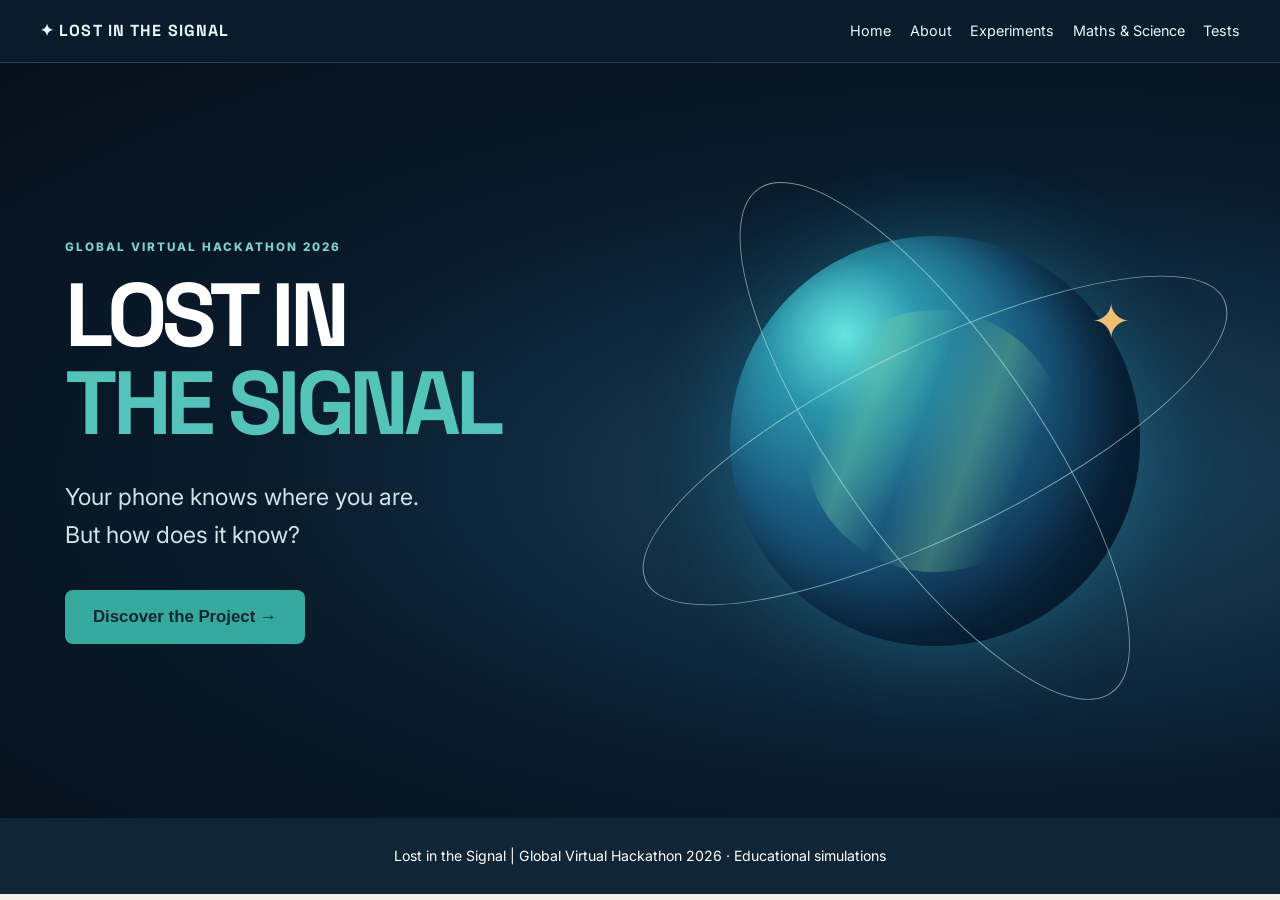
<file: index.html>
<!doctype html><html lang="en"><head><meta charset="utf-8"><meta name="viewport" content="width=device-width, initial-scale=1"><meta name="description" content="Interactive GPS science and maths experiments by Year 10 students"><title>Home | Lost in the Signal</title><link rel="preconnect" href="https://fonts.googleapis.com"><link rel="preconnect" href="https://fonts.gstatic.com" crossorigin><link href="https://fonts.googleapis.com/css2?family=Inter:wght@400;500;600;700&family=Space+Grotesk:wght@400;500;600;700&display=swap" rel="stylesheet"><link rel="stylesheet" href="style.css"></head><body><nav class="site-nav" aria-label="Main navigation"><a class="brand" href="index.html">✦ LOST IN THE SIGNAL</a><div class="nav-links"><a href="index.html">Home</a><a href="about.html">About</a><a href="experiments.html">Experiments</a><a href="maths-science.html">Maths &amp; Science</a><a href="tests.html">Tests</a></div></nav><main class="home-main"><section class="home-hero"><div class="home-copy"><p class="eyebrow">GLOBAL VIRTUAL HACKATHON 2026</p><h1>LOST IN<br><em>THE SIGNAL</em></h1><p class="home-tag">Your phone knows where you are.<br>But how does it know?</p><a class="button button-large" href="about.html">Discover the Project →</a></div><div class="hero-art" role="img" aria-label="Illustrated Earth with orbiting satellite"><div class="orbit orbit-one"></div><div class="orbit orbit-two"></div><div class="planet"></div><div class="hero-sat">✦</div></div></section></main><footer><p>Lost in the Signal | Global Virtual Hackathon 2026 · Educational simulations</p></footer></body></html>
</file>
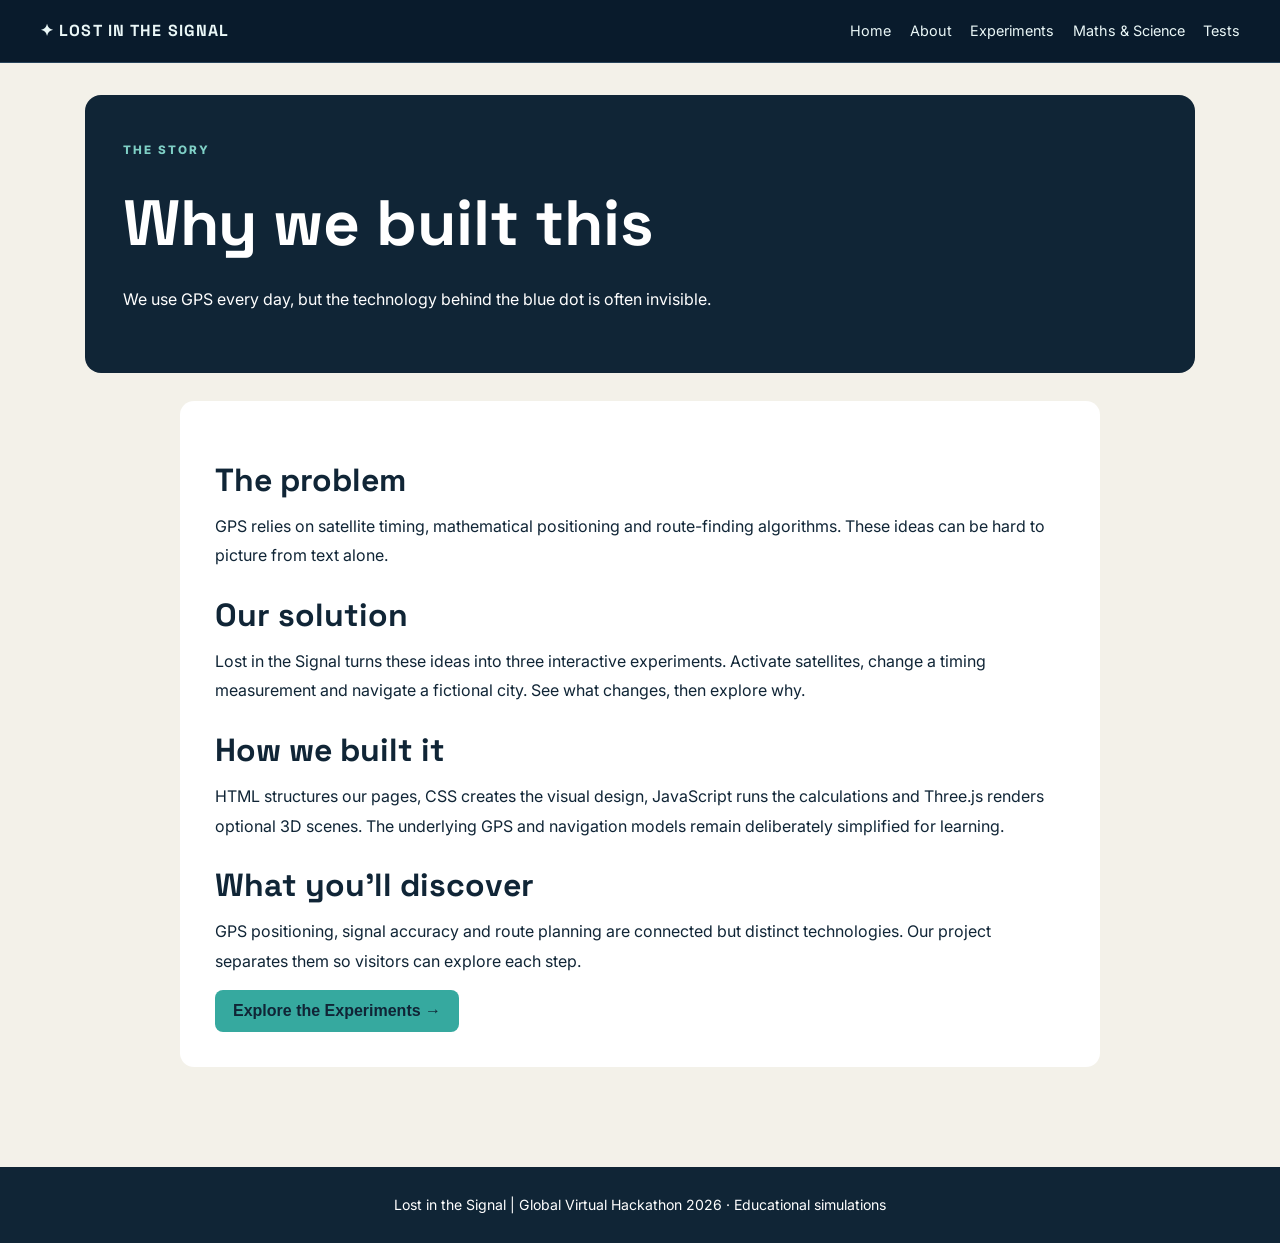
<file: about.html>
<!doctype html><html lang="en"><head><meta charset="utf-8"><meta name="viewport" content="width=device-width, initial-scale=1"><meta name="description" content="Interactive GPS science and maths experiments by Year 10 students"><title>About the Project | Lost in the Signal</title><link rel="preconnect" href="https://fonts.googleapis.com"><link rel="preconnect" href="https://fonts.gstatic.com" crossorigin><link href="https://fonts.googleapis.com/css2?family=Inter:wght@400;500;600;700&family=Space+Grotesk:wght@400;500;600;700&display=swap" rel="stylesheet"><link rel="stylesheet" href="style.css"></head><body><nav class="site-nav" aria-label="Main navigation"><a class="brand" href="index.html">✦ LOST IN THE SIGNAL</a><div class="nav-links"><a href="index.html">Home</a><a href="about.html">About</a><a href="experiments.html">Experiments</a><a href="maths-science.html">Maths &amp; Science</a><a href="tests.html">Tests</a></div></nav><main class="content-main"><header class="page-hero"><p class="eyebrow">THE STORY</p><h1>Why we built this</h1><p>We use GPS every day, but the technology behind the blue dot is often invisible.</p></header><section class="panel reading"><h2>The problem</h2><p>GPS relies on satellite timing, mathematical positioning and route-finding algorithms. These ideas can be hard to picture from text alone.</p><h2>Our solution</h2><p>Lost in the Signal turns these ideas into three interactive experiments. Activate satellites, change a timing measurement and navigate a fictional city. See what changes, then explore why.</p><h2>How we built it</h2><p>HTML structures our pages, CSS creates the visual design, JavaScript runs the calculations and Three.js renders optional 3D scenes. The underlying GPS and navigation models remain deliberately simplified for learning.</p><h2>What you'll discover</h2><p>GPS positioning, signal accuracy and route planning are connected but distinct technologies. Our project separates them so visitors can explore each step.</p><a class="button" href="experiments.html">Explore the Experiments →</a></section></main><footer><p>Lost in the Signal | Global Virtual Hackathon 2026 · Educational simulations</p></footer></body></html>
</file>
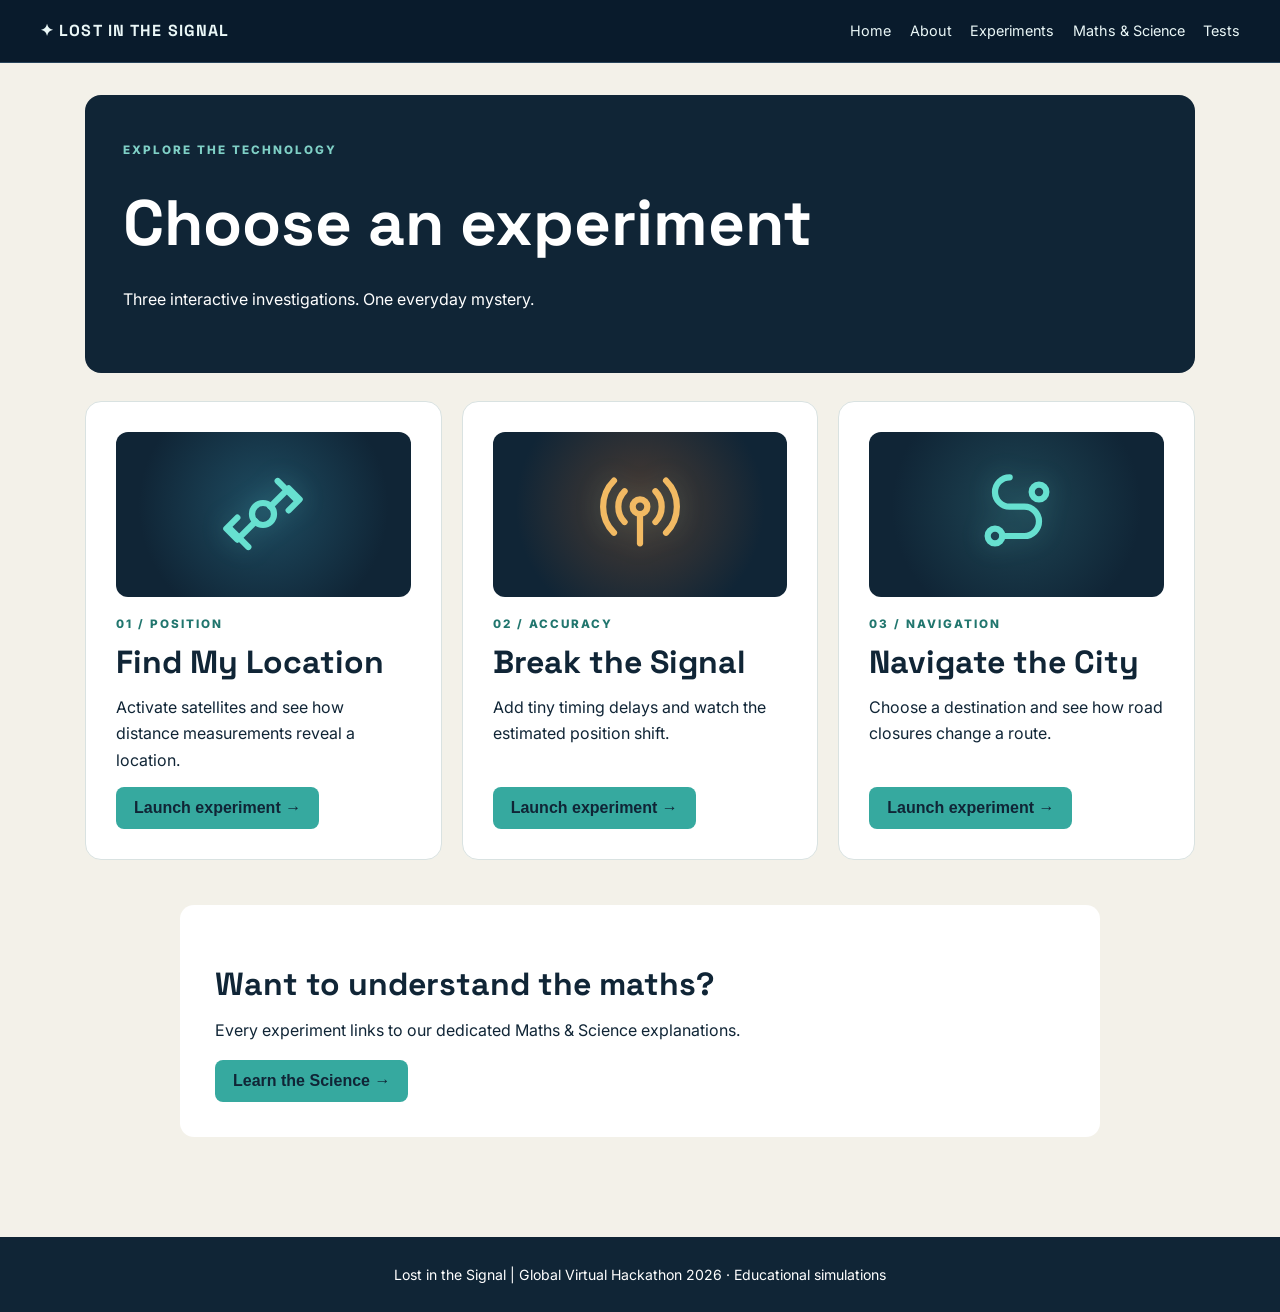
<file: experiments.html>
<!DOCTYPE html>
<html lang="en"><head><meta charset="utf-8"/><meta content="width=device-width, initial-scale=1" name="viewport"/><meta content="Interactive GPS science and maths experiments by Year 10 students" name="description"/><title>Experiments | Lost in the Signal</title><link href="https://fonts.googleapis.com" rel="preconnect"/><link crossorigin="" href="https://fonts.gstatic.com" rel="preconnect"/><link href="https://fonts.googleapis.com/css2?family=Inter:wght@400;500;600;700&amp;family=Space+Grotesk:wght@400;500;600;700&amp;display=swap" rel="stylesheet"/><link href="style.css" rel="stylesheet"/></head><body><nav aria-label="Main navigation" class="site-nav"><a class="brand" href="index.html">✦ LOST IN THE SIGNAL</a><div class="nav-links"><a href="index.html">Home</a><a href="about.html">About</a><a href="experiments.html">Experiments</a><a href="maths-science.html">Maths &amp; Science</a><a href="tests.html">Tests</a></div></nav><main class="content-main"><header class="page-hero"><p class="eyebrow">EXPLORE THE TECHNOLOGY</p><h1>Choose an experiment</h1><p>Three interactive investigations. One everyday mystery.</p></header><section class="experiment-cards"><article class="feature-card"><div class="experiment-icon experiment-icon--satellite" aria-hidden="true"><svg viewBox="0 0 24 24" fill="none" stroke="currentColor" stroke-width="1.7" stroke-linecap="round" stroke-linejoin="round"><circle cx="12" cy="12" r="3"/><path d="m16 8 3-3 3 3-3 3M8 16l-3 3-3-3 3-3M14 10l5-5M10 14l-5 5"/><path d="m16 3 5 5M3 16l5 5"/></svg></div><p class="eyebrow dark">01 / POSITION</p><h2>Find My Location</h2><p>Activate satellites and see how distance measurements reveal a location.</p><a class="button" href="satellites.html">Launch experiment →</a></article><article class="feature-card"><div class="experiment-icon experiment-icon--signal" aria-hidden="true"><svg viewBox="0 0 24 24" fill="none" stroke="currentColor" stroke-width="1.7" stroke-linecap="round" stroke-linejoin="round"><path d="M12 20v-8"/><circle cx="12" cy="10" r="2"/><path d="M7.8 5.8a6 6 0 0 0 0 8.4M16.2 5.8a6 6 0 0 1 0 8.4M4.9 2.9a10 10 0 0 0 0 14.2M19.1 2.9a10 10 0 0 1 0 14.2"/></svg></div><p class="eyebrow dark">02 / ACCURACY</p><h2>Break the Signal</h2><p>Add tiny timing delays and watch the estimated position shift.</p><a class="button" href="signals.html">Launch experiment →</a></article><article class="feature-card"><div class="experiment-icon experiment-icon--route" aria-hidden="true"><svg viewBox="0 0 24 24" fill="none" stroke="currentColor" stroke-width="1.7" stroke-linecap="round" stroke-linejoin="round"><circle cx="6" cy="18" r="2"/><circle cx="18" cy="6" r="2"/><path d="M8 18h6a4 4 0 0 0 0-8h-4a4 4 0 0 1 0-8"/></svg></div><p class="eyebrow dark">03 / NAVIGATION</p><h2>Navigate the City</h2><p>Choose a destination and see how road closures change a route.</p><a class="button" href="navigation.html">Launch experiment →</a></article></section><section class="panel reading"><h2>Want to understand the maths?</h2><p>Every experiment links to our dedicated Maths &amp; Science explanations.</p><a class="button" href="maths-science.html">Learn the Science →</a></section></main><footer><p>Lost in the Signal | Global Virtual Hackathon 2026 · Educational simulations</p></footer></body></html>
</file>
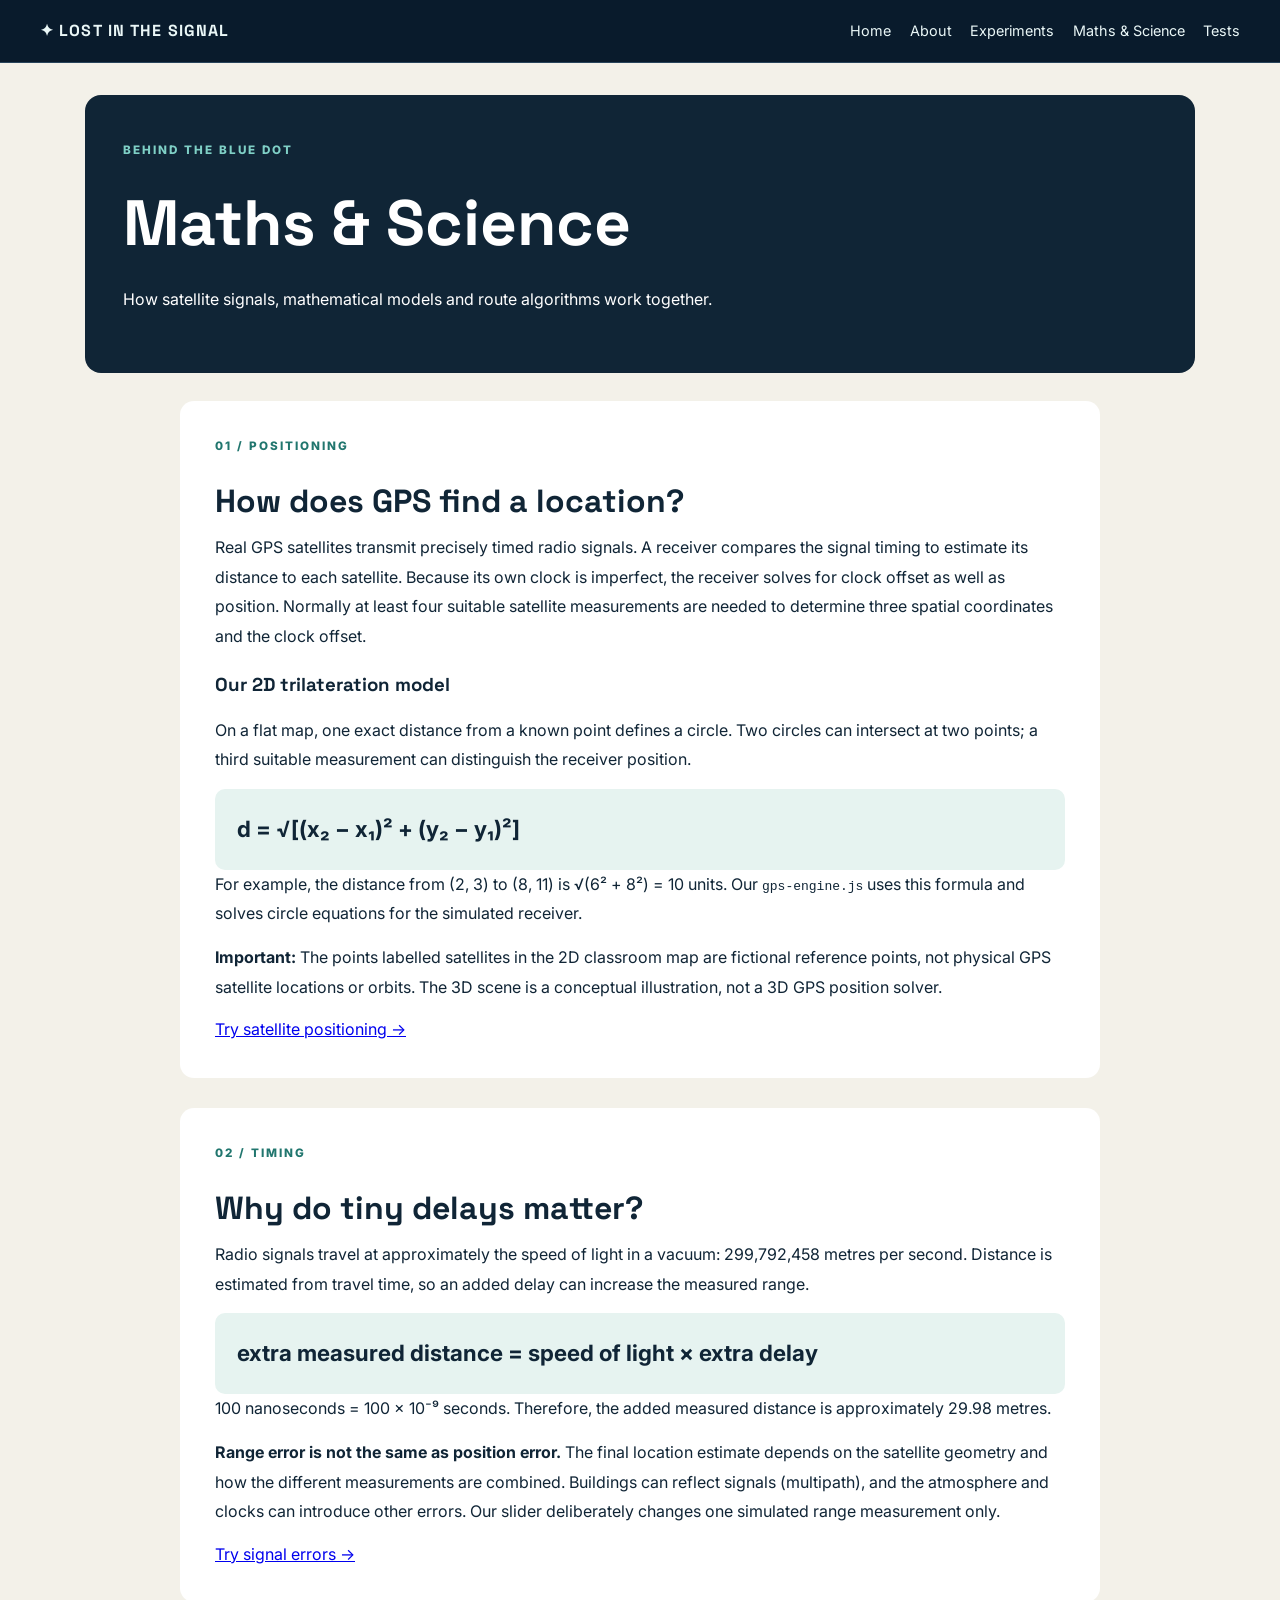
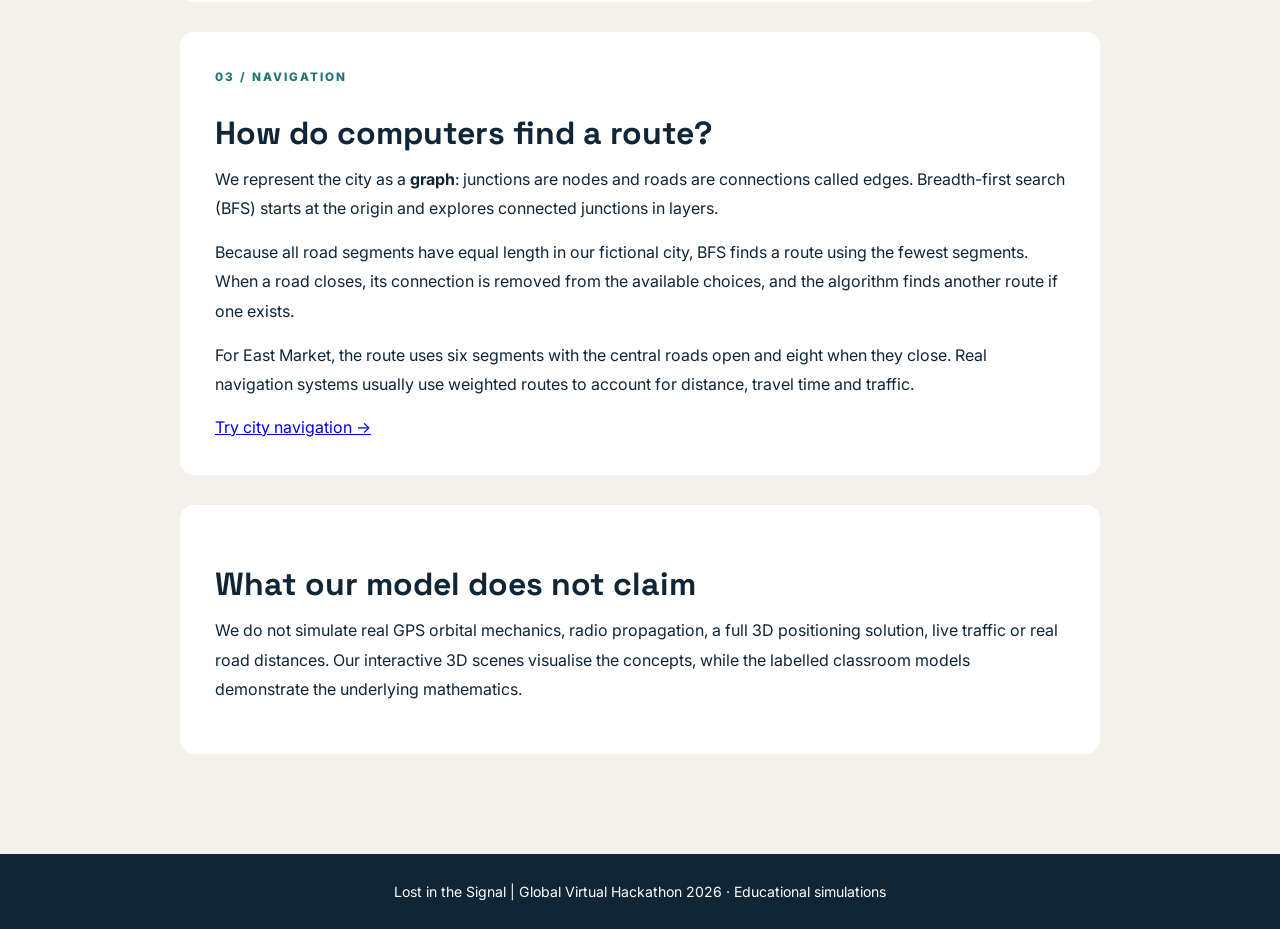
<file: maths-science.html>
<!doctype html><html lang="en"><head><meta charset="utf-8"><meta name="viewport" content="width=device-width, initial-scale=1"><meta name="description" content="Interactive GPS science and maths experiments by Year 10 students"><title>Maths & Science | Lost in the Signal</title><link rel="preconnect" href="https://fonts.googleapis.com"><link rel="preconnect" href="https://fonts.gstatic.com" crossorigin><link href="https://fonts.googleapis.com/css2?family=Inter:wght@400;500;600;700&family=Space+Grotesk:wght@400;500;600;700&display=swap" rel="stylesheet"><link rel="stylesheet" href="style.css"></head><body><nav class="site-nav" aria-label="Main navigation"><a class="brand" href="index.html">✦ LOST IN THE SIGNAL</a><div class="nav-links"><a href="index.html">Home</a><a href="about.html">About</a><a href="experiments.html">Experiments</a><a href="maths-science.html">Maths &amp; Science</a><a href="tests.html">Tests</a></div></nav><main class="content-main"><header class="page-hero"><p class="eyebrow">BEHIND THE BLUE DOT</p><h1>Maths &amp; Science</h1><p>How satellite signals, mathematical models and route algorithms work together.</p></header>
<section class="panel reading" id="positioning"><p class="eyebrow dark">01 / POSITIONING</p><h2>How does GPS find a location?</h2><p>Real GPS satellites transmit precisely timed radio signals. A receiver compares the signal timing to estimate its distance to each satellite. Because its own clock is imperfect, the receiver solves for clock offset as well as position. Normally at least four suitable satellite measurements are needed to determine three spatial coordinates and the clock offset.</p><h3>Our 2D trilateration model</h3><p>On a flat map, one exact distance from a known point defines a circle. Two circles can intersect at two points; a third suitable measurement can distinguish the receiver position.</p><div class="formula">d = √[(x₂ − x₁)² + (y₂ − y₁)²]</div><p>For example, the distance from (2, 3) to (8, 11) is √(6² + 8²) = 10 units. Our <code>gps-engine.js</code> uses this formula and solves circle equations for the simulated receiver.</p><p><strong>Important:</strong> The points labelled satellites in the 2D classroom map are fictional reference points, not physical GPS satellite locations or orbits. The 3D scene is a conceptual illustration, not a 3D GPS position solver.</p><a href="satellites.html">Try satellite positioning →</a></section>
<section class="panel reading" id="timing"><p class="eyebrow dark">02 / TIMING</p><h2>Why do tiny delays matter?</h2><p>Radio signals travel at approximately the speed of light in a vacuum: 299,792,458 metres per second. Distance is estimated from travel time, so an added delay can increase the measured range.</p><div class="formula">extra measured distance = speed of light × extra delay</div><p>100 nanoseconds = 100 × 10⁻⁹ seconds. Therefore, the added measured distance is approximately 29.98 metres.</p><p><strong>Range error is not the same as position error.</strong> The final location estimate depends on the satellite geometry and how the different measurements are combined. Buildings can reflect signals (multipath), and the atmosphere and clocks can introduce other errors. Our slider deliberately changes one simulated range measurement only.</p><a href="signals.html">Try signal errors →</a></section>
<section class="panel reading" id="routes"><p class="eyebrow dark">03 / NAVIGATION</p><h2>How do computers find a route?</h2><p>We represent the city as a <strong>graph</strong>: junctions are nodes and roads are connections called edges. Breadth-first search (BFS) starts at the origin and explores connected junctions in layers.</p><p>Because all road segments have equal length in our fictional city, BFS finds a route using the fewest segments. When a road closes, its connection is removed from the available choices, and the algorithm finds another route if one exists.</p><p>For East Market, the route uses six segments with the central roads open and eight when they close. Real navigation systems usually use weighted routes to account for distance, travel time and traffic.</p><a href="navigation.html">Try city navigation →</a></section>
<section class="panel reading"><h2>What our model does not claim</h2><p>We do not simulate real GPS orbital mechanics, radio propagation, a full 3D positioning solution, live traffic or real road distances. Our interactive 3D scenes visualise the concepts, while the labelled classroom models demonstrate the underlying mathematics.</p></section></main><footer><p>Lost in the Signal | Global Virtual Hackathon 2026 · Educational simulations</p></footer></body></html>
</file>
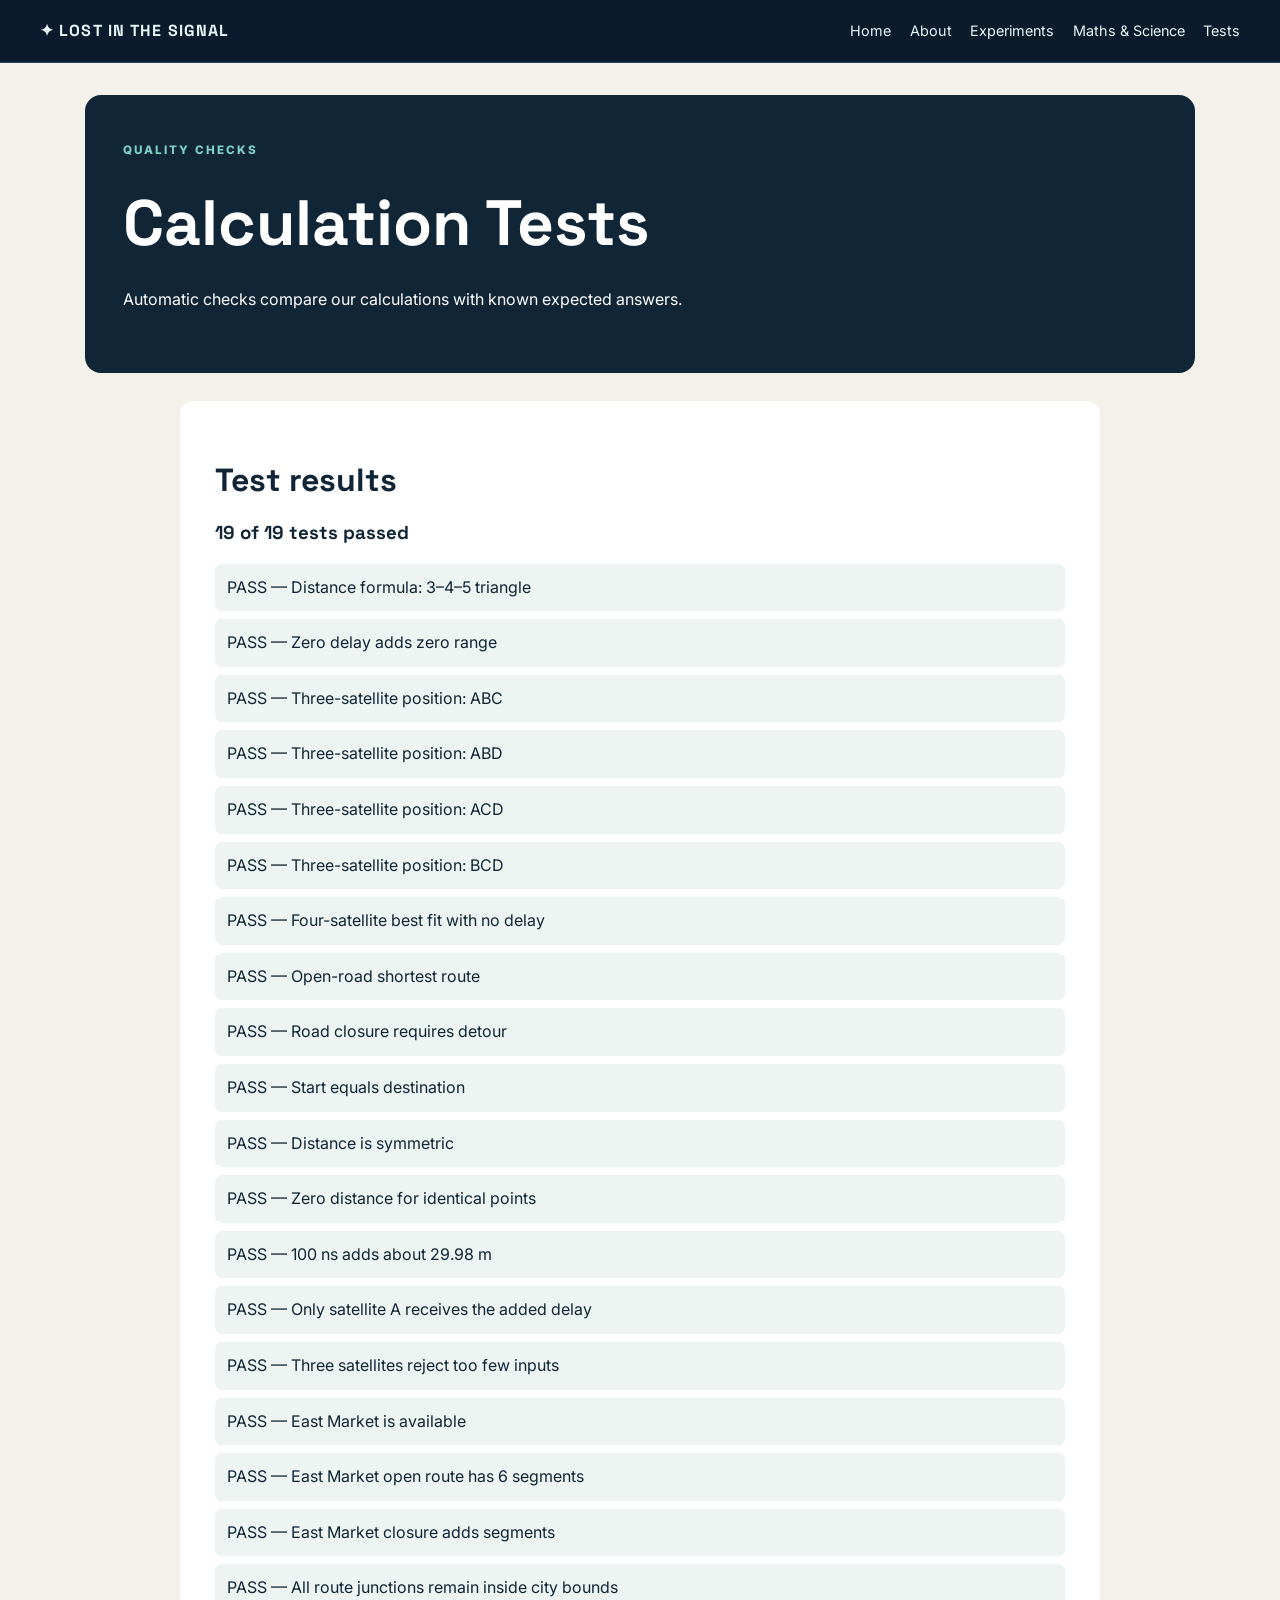
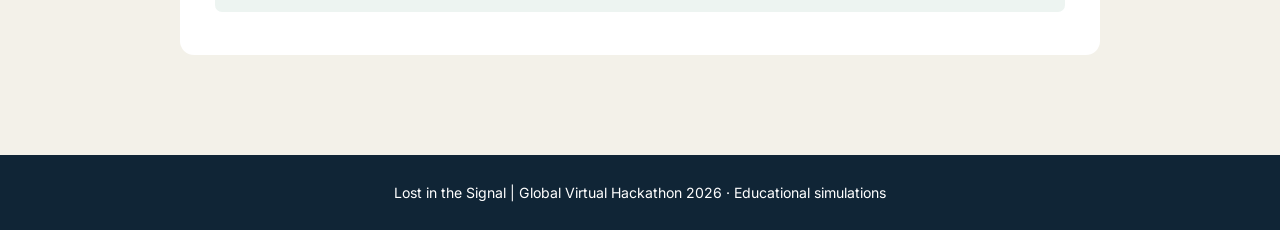
<file: tests.html>
<!doctype html><html lang="en"><head><meta charset="utf-8"><meta name="viewport" content="width=device-width, initial-scale=1"><meta name="description" content="Interactive GPS science and maths experiments by Year 10 students"><title>Calculation Tests | Lost in the Signal</title><link rel="preconnect" href="https://fonts.googleapis.com"><link rel="preconnect" href="https://fonts.gstatic.com" crossorigin><link href="https://fonts.googleapis.com/css2?family=Inter:wght@400;500;600;700&family=Space+Grotesk:wght@400;500;600;700&display=swap" rel="stylesheet"><link rel="stylesheet" href="style.css"><script src="gps-engine.js" defer></script><script src="navigation.js" defer></script><script src="tests.js" defer></script></head><body><nav class="site-nav" aria-label="Main navigation"><a class="brand" href="index.html">✦ LOST IN THE SIGNAL</a><div class="nav-links"><a href="index.html">Home</a><a href="about.html">About</a><a href="experiments.html">Experiments</a><a href="maths-science.html">Maths &amp; Science</a><a href="tests.html">Tests</a></div></nav><main class="content-main"><header class="page-hero"><p class="eyebrow">QUALITY CHECKS</p><h1>Calculation Tests</h1><p>Automatic checks compare our calculations with known expected answers.</p></header><section class="panel reading"><h2>Test results</h2><div id="testResults" aria-live="polite"></div></section></main><footer><p>Lost in the Signal | Global Virtual Hackathon 2026 · Educational simulations</p></footer></body></html>
</file>
<file: style.css>
/* Lost in the Signal — student-built GPS experiment */
* { box-sizing: border-box; }
html { scroll-behavior: smooth; }
body { margin: 0; font-family: Arial, Helvetica, sans-serif; background: #f3f1e9; color: #102536; line-height: 1.65; }
.hero { background: #102536; color: #fff; text-align: center; padding: 75px 20px 85px; }
.hero-inner { max-width: 760px; margin: auto; }
.hero h1 { font-size: clamp(2.5rem, 6vw, 4rem); line-height: 1.1; margin: 10px 0 18px; letter-spacing: -1.5px; }
.tagline { font-size: 1.15rem; margin-bottom: 28px; }
.eyebrow { font-size: .73rem; letter-spacing: 2px; font-weight: 800; color: #7fd0c6; margin: 0 0 8px; }
.eyebrow.dark { color: #21766e; }
main { max-width: 1120px; padding: 0 22px; margin: 42px auto 60px; }
.panel { background: #fff; padding: 35px; border-radius: 14px; }
h2 { margin: 0 0 12px; font-size: clamp(1.5rem, 3vw, 2rem); line-height: 1.25; }
h3 { line-height: 1.35; }
p { margin: 0 0 14px; }
.button, button { display: inline-block; background: #36a99f; color: #102536; border: 0; padding: 12px 18px; border-radius: 8px; font: 700 1rem Arial, sans-serif; text-decoration: none; cursor: pointer; text-align: center; transition: background .2s; }
.button:hover, button:hover { background: #edba65; }
.button:focus-visible, button:focus-visible, a:focus-visible { outline: 3px solid #edba65; outline-offset: 3px; }
.experiments { margin: 50px 0; }
.card-container { display: grid; grid-template-columns: repeat(3, minmax(0, 1fr)); gap: 18px; margin-top: 24px; }
.card { background: #fff; padding: 25px; border: 1px solid #d9e2e1; border-radius: 12px; display: flex; flex-direction: column; }
.card.featured { border-top: 5px solid #36a99f; }
.card-number { font-size: .7rem; font-weight: 800; letter-spacing: 1px; color: #34736e; }
.card h3 { margin: 13px 0 9px; }
.card p { flex: 1; }
.card .button, .card button { width: 100%; }
.notice { color: #176b64; font-weight: 700; min-height: 1.5em; margin-top: 15px; }
.lab { scroll-margin-top: 20px; }
.lab-heading { display: flex; justify-content: space-between; align-items: flex-start; gap: 20px; }
.lab-heading > div:first-child { max-width: 690px; }
.counter { background: #edf4f1; border-radius: 10px; padding: 14px 18px; min-width: 128px; text-align: center; }
.counter strong { display: block; font-size: 1.6rem; }
.counter span { font-size: .8rem; }
.lab-grid { display: grid; grid-template-columns: minmax(0, 1.45fr) minmax(250px, 1fr); gap: 24px; margin-top: 20px; }
.map-panel { min-width: 0; }
#gpsMap { width: 100%; display: block; border-radius: 12px; border: 1px solid #d9e2e1; }
.legend { display: flex; flex-wrap: wrap; gap: 12px; margin-top: 12px; font-size: .79rem; }
.legend span { display: flex; align-items: center; gap: 6px; }
.dot { display: inline-block; width: 11px; height: 11px; border-radius: 50%; }
.satellite-dot { background: #176b64; }
.range-dot { border: 2px solid #d49b3d; }
.receiver-dot { background: #d6554b; }
.map-caption, .small { font-size: .86rem; color: #52656d; }
.map-caption { margin-top: 10px; }
.controls h3 { margin: 0 0 8px; }
.satellite-controls { display: grid; gap: 9px; margin: 17px 0; }
.satellite-toggle { background: #edf4f1; border: 1px solid #c6dad5; padding: 11px 13px; border-radius: 9px; display: flex; gap: 10px; align-items: center; cursor: pointer; font-weight: 700; }
.satellite-toggle input { accent-color: #176b64; width: 18px; height: 18px; }
.satellite-toggle span { flex: 1; }
.satellite-toggle small { font-size: .75rem; font-weight: 400; }
.reset-button { background: #e5e9e8; width: 100%; }
.result-box { margin-top: 18px; padding: 18px; background: #102536; color: #fff; border-radius: 11px; }
.result-label { color: #7fd0c6; font-size: .72rem; letter-spacing: 1.2px; font-weight: 800; }
.result-box h3 { margin: 7px 0; }
.result-box p { margin-bottom: 8px; }
.coordinates { color: #edba65; font-weight: 700; }
.science-note { background: #f6f2e7; border-left: 4px solid #edba65; border-radius: 7px; padding: 20px; margin-top: 24px; }
.science-note h3 { margin: 0 0 10px; }
.about { margin-top: 50px; }
footer { background: #102536; color: #fff; text-align: center; padding: 26px 18px; font-size: .88rem; }
footer p { margin: 0; }
@media (max-width: 760px) { .card-container, .lab-grid { grid-template-columns: 1fr; } .lab-heading { flex-direction: column; } .counter { width: 100%; } .panel { padding: 23px; } main { margin-top: 25px; } .hero { padding: 55px 18px; } }
@media (prefers-reduced-motion: reduce) { html { scroll-behavior: auto; } * { transition: none !important; } }

/* Experiment 2 controls */
#delaySlider { display:block; width:100%; accent-color:#176b64; margin:18px 0 8px; }
#errorMap { display:block; width:100%; border:1px solid #d9e2e1; border-radius:12px; }
#signal-lab { margin-top:35px; }

/* Navigation experiment */
#navigation-lab { margin-top:35px; }
#cityMap { display:block; width:100%; border:1px solid #d9e2e1; border-radius:12px; }
.controls select { display:block; width:100%; padding:12px; border:1px solid #b3c6c5; border-radius:8px; margin:7px 0 18px; font-size:1rem; background:white; }
.controls > label { font-weight:700; }
.controls > .satellite-toggle { margin-bottom:16px; }
.science-article { max-width:860px; margin:40px auto; }
.science-article h2 { margin-top:28px; }
.science-article code { background:#edf4f1; padding:2px 5px; border-radius:4px; }
.test-result { padding:9px 12px; border-radius:7px; margin:8px 0; background:#edf4f1; }

/* Accessible, responsive learning questions */
.quiz-grid { display:grid; gap:18px; margin-top:20px; }
.quiz-question { border:1px solid #c6dad5; border-radius:10px; padding:18px; min-width:0; }
.quiz-question legend { font-weight:700; padding:0 5px; }
.quiz-question label { display:block; padding:9px 5px; cursor:pointer; }
.quiz-question input { accent-color:#176b64; }
.quiz-question label:focus-within { outline:2px solid #176b64; outline-offset:2px; border-radius:4px; }
.quiz-feedback { min-height:1.5em; color:#8c3b27; font-weight:600; }
.quiz-feedback.correct { color:#176b64; }

/* Multi-page redesign */
:root{--night:#091b2c;--teal:#36a99f;--cream:#f3f1e9}
body{font-family:Inter,Arial,sans-serif;background:var(--cream)}h1,h2,h3,.brand{font-family:"Space Grotesk",Arial,sans-serif}
.site-nav{background:#091b2c;color:white;display:flex;justify-content:space-between;align-items:center;gap:1rem;padding:18px max(22px,calc((100vw - 1200px)/2));flex-wrap:wrap;border-bottom:1px solid #28445b}
.site-nav a{color:#eaf7f7;text-decoration:none}.site-nav a:hover,.site-nav a:focus-visible{color:#f0bf72;text-decoration:underline}.brand{font-weight:700;letter-spacing:.07em}.nav-links{display:flex;gap:1.15rem;flex-wrap:wrap;font-size:.9rem}
.content-main{max-width:1150px;margin:0 auto;padding:32px 20px 70px}.home-main{max-width:none;margin:0;padding:0}.home-hero{min-height:calc(100vh - 145px);background:radial-gradient(ellipse at 78% 55%,#1c4661 0%,#091b2c 52%,#06101b 100%);color:white;display:grid;grid-template-columns:1fr 1fr;align-items:center;gap:30px;padding:65px max(25px,calc((100vw - 1150px)/2));overflow:hidden}.home-copy{position:relative;z-index:2}.home-copy h1{font-size:clamp(3.2rem,7vw,6rem);line-height:.98;margin:15px 0 30px;letter-spacing:-.06em}.home-copy h1 em{font-style:normal;color:#54c4ba}.home-tag{font-size:clamp(1.1rem,2vw,1.45rem);color:#d0e3e9;margin-bottom:35px}.button-large{font-size:1.05rem;padding:17px 28px}.hero-art{min-height:420px;position:relative;display:grid;place-items:center}.planet{width:min(35vw,410px);height:min(35vw,410px);min-width:250px;min-height:250px;border-radius:50%;background:radial-gradient(circle at 28% 24%,#65e5e0 0%,#2b96ab 18%,#1b5d82 42%,#103352 70%,#06182a 100%);box-shadow:inset -35px -20px 60px #061a2c,0 0 90px #28b3d04f;position:relative}.planet:after{content:"";position:absolute;inset:18%;border-radius:50%;background:linear-gradient(135deg,transparent 20%,#6cc8a36e 30%,transparent 45%,#71b98b66 60%,transparent 75%);transform:rotate(-24deg)}.orbit{position:absolute;width:115%;height:45%;border:1px solid #b8e9e899;border-radius:50%;transform:rotate(-26deg);z-index:1}.orbit-two{transform:rotate(55deg);height:48%;width:110%}.hero-sat{position:absolute;top:12%;right:15%;color:#f0bf72;font-size:3rem;z-index:2}.page-hero{background:#102536;color:white;border-radius:16px;padding:46px 38px;margin-bottom:28px}.page-hero h1{font-size:clamp(2.3rem,5vw,4rem);margin:10px 0}.page-hero p{max-width:760px}.reading{max-width:920px;margin:20px auto 30px}.reading h2{margin-top:24px}.reading h3{margin-top:20px}.reading p{line-height:1.85}.experiment-cards{display:grid;grid-template-columns:repeat(3,minmax(0,1fr));gap:20px;margin:25px 0 45px}.feature-card{background:white;padding:30px;border-radius:16px;border:1px solid #d9e2e1;display:flex;flex-direction:column}.feature-card p:not(.eyebrow){flex:1}.feature-icon{font-size:3rem}.feature-card .button{align-self:flex-start}.page-end-links{display:flex;align-items:center;gap:20px;flex-wrap:wrap;margin:28px 0}.formula{font-size:clamp(1rem,2.5vw,1.4rem);background:#e6f3f0;padding:22px;border-radius:10px;font-weight:700;overflow-wrap:anywhere}.three-shell{margin-bottom:22px;background:#0c2033;border-radius:12px;overflow:hidden;color:#d8eff2}.three-view{width:100%;height:320px;position:relative;touch-action:pan-y}.three-view canvas{width:100%;height:100%;display:block;touch-action:none}.scene-status,.scene-help{font-size:12px;padding:0 12px;margin:8px 0;color:#c8e0e5}.map-panel{min-width:0}.map-panel svg{max-width:100%}
@media(max-width:800px){.home-hero{grid-template-columns:1fr;padding:60px 25px}.hero-art{min-height:270px}.planet{width:260px;height:260px}.experiment-cards{grid-template-columns:1fr}.site-nav{padding:18px}.nav-links{gap:12px}.page-hero{padding:32px 22px}.three-view{height:270px}}
@media(prefers-reduced-motion:reduce){html{scroll-behavior:auto}*,*:before,*:after{animation-duration:.01ms!important;transition-duration:.01ms!important}}

.feature-image{width:100%;aspect-ratio:16/10;object-fit:cover;border-radius:12px;margin-bottom:18px}

/* Photographic experiment-card previews; does not affect experiment pages */
.experiment-cards .feature-image { width:100%; aspect-ratio:16/10; object-fit:cover; display:block; border-radius:12px; background:#102536; }

/* Experiment selection images (embedded in experiments.html for reliability) */
.experiment-cards .feature-image { width:100%; aspect-ratio:16/10; object-fit:cover; display:block; border-radius:12px; }

/* Experiment overview: inline SVG icons, no image-file dependency. */
.experiment-icon{width:100%;height:165px;display:grid;place-items:center;border-radius:12px;margin-bottom:18px;background:radial-gradient(circle at 50% 45%,#1e4c61,#102536 72%);color:#67e0d0;}
.experiment-icon svg{width:88px;height:88px;filter:drop-shadow(0 0 12px rgba(103,224,208,.2));}
.experiment-icon--signal{color:#f2ba63;background:radial-gradient(circle at 50% 45%,#4b3b32,#102536 72%);}
.experiment-icon--route{color:#67e0d0;background:radial-gradient(circle at 50% 45%,#1e4554,#102536 72%);}
.feature-card{transition:transform .2s ease,box-shadow .2s ease;}
.feature-card:hover{transform:translateY(-3px);box-shadow:0 10px 26px rgba(9,27,44,.1);}
@media(prefers-reduced-motion:reduce){.feature-card{transition:none}.feature-card:hover{transform:none}}
</file>
